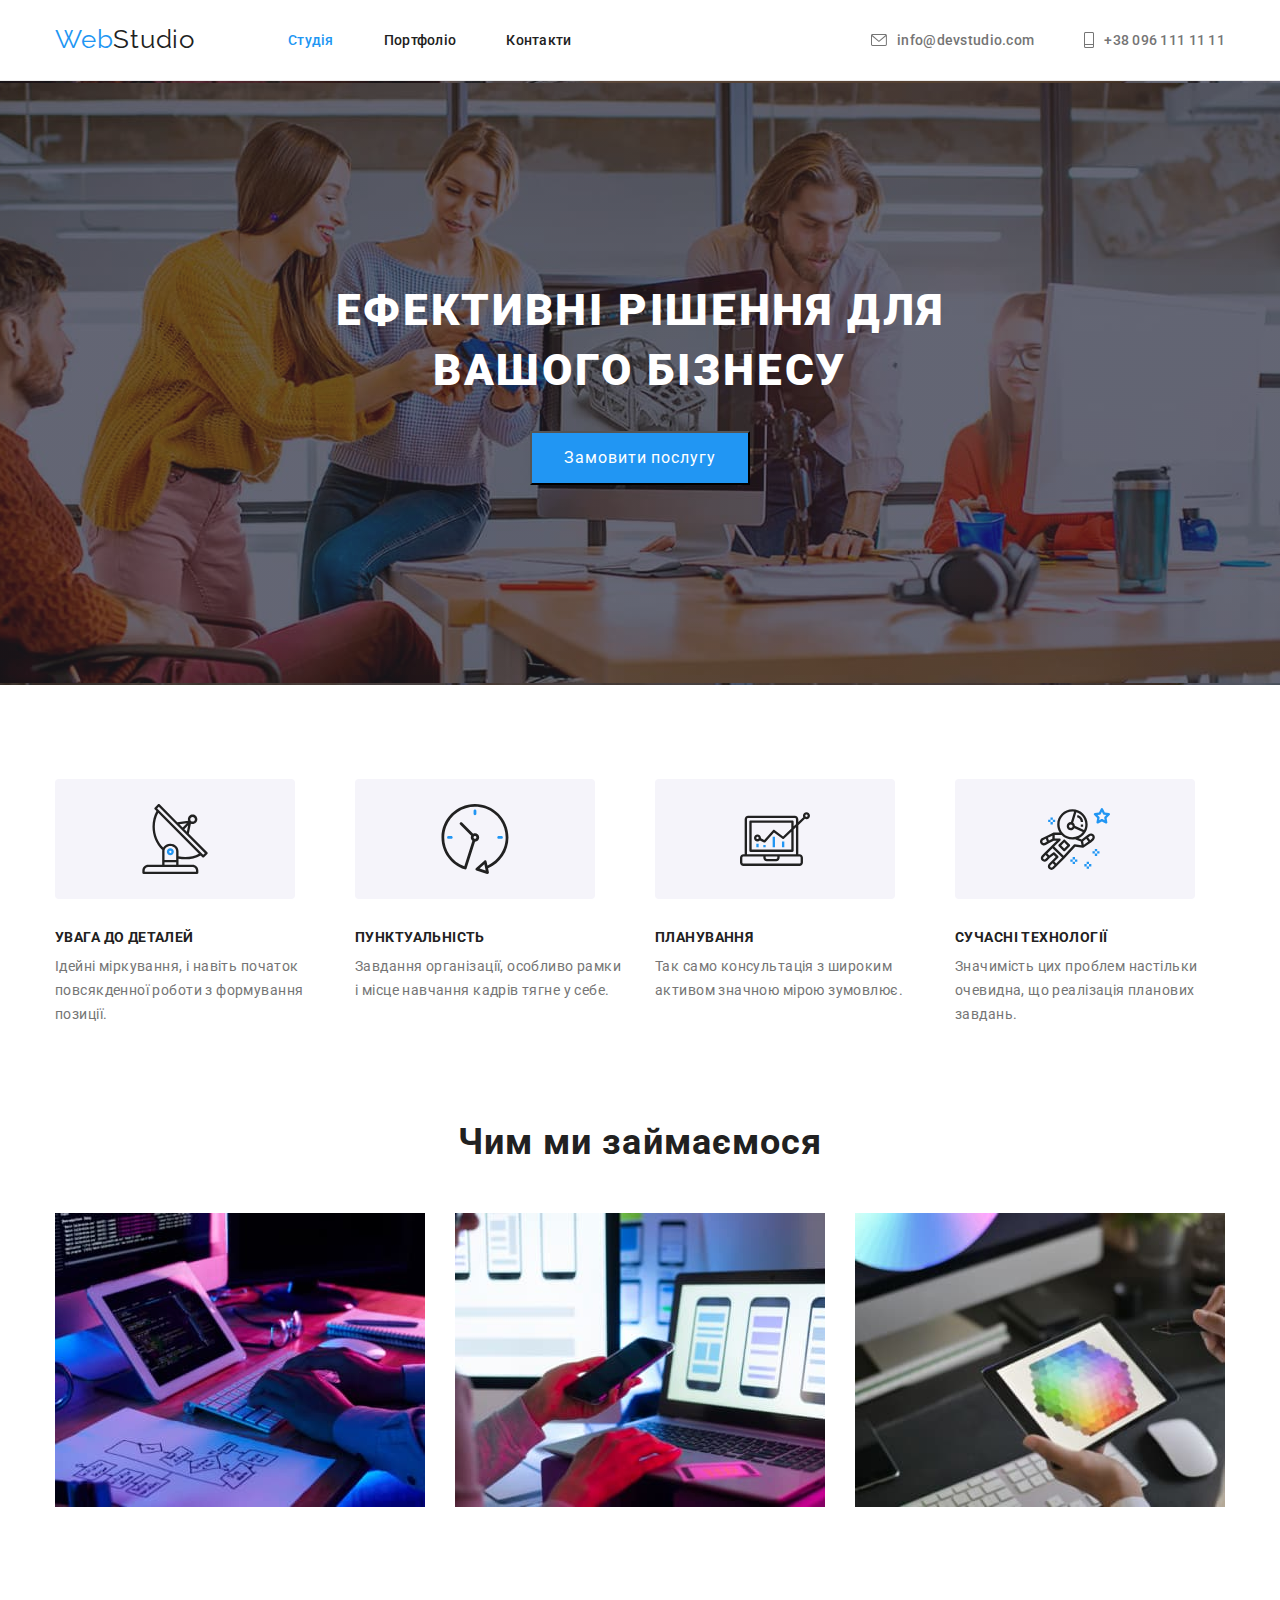
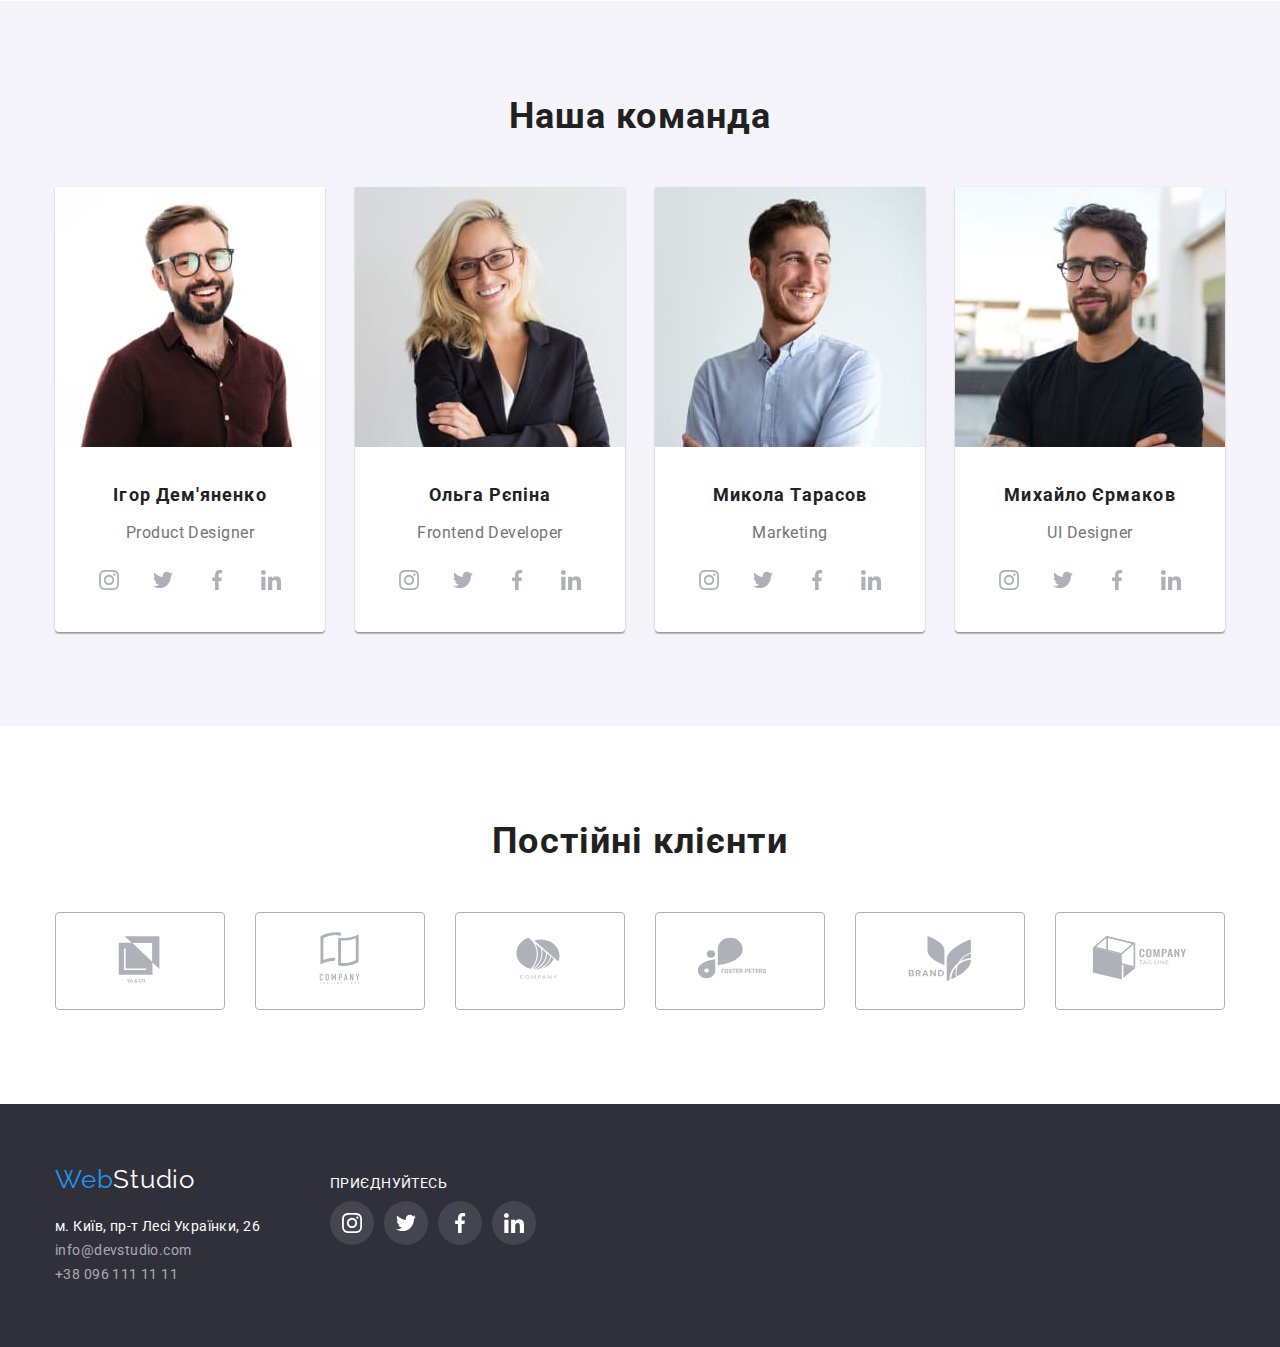
<file: index.html>
<!DOCTYPE html>
<html lang="ua">
  <head>
    <meta charset="UTF-8" />
    <meta http-equiv="X-UA-Compatible" content="IE=edge" />
    <meta name="viewport" content="width=device-width, initial-scale=1.0" />
    <title>Студiя</title>
    <link
      href="https://fonts.googleapis.com/css2?family=Raleway:wght@700&family=Roboto:wght@400;500;700;900&display=swap"
      rel="stylesheet"
    />
    <link
      rel="stylesheet"
      href="https://cdnjs.cloudflare.com/ajax/libs/modern-normalize/1.1.0/modern-normalize.min.css"
    />
    <link rel="stylesheet" href="./css/styles.css" />
  </head>
  <body>
    <header class="header-page">
      <!--Шапка сторiнки-->
      <div class="container">
        <nav class="header-nav">
          <a class="text-web-header" href="#"
            >Web<span style="color: #212121">Studio</span></a
          >
          <ul class="hefder-list-site">
            <li class="item">
              <a class="header-link current" href="./index.html">Студiя</a>
            </li>
            <li class="item">
              <a class="header-link" href="./portfolio.html">Портфолiо</a>
            </li>
            <li class="item">
              <a class="header-link" href="#">Контакти</a>
            </li>
          </ul>
          <ul class="hefder-list-auth">
            <li class="item">
              <a class="connect-link mail" href="mailto:info@devstudio.com"
                ><svg class="contact-icon" width="16" height="12">
                  <use href="./images/icon.svg#icon-mail-hover-1"></use></svg
                >info@devstudio.com</a
              >
            </li>
            <li class="item">
              <a class="connect-link tell" href="tel:+38 096 111 11 11"
                ><svg class="contact-icon" width="10" height="16">
                  <use href="./images/icon.svg#icon-tell-1"></use></svg
                >+38 096 111 11 11</a
              >
            </li>
          </ul>
        </nav>
      </div>
    </header>
    <main>
      <section class="section hero">
        <!--Слоган-->
        <div class="container" style="text-align: center">
          <h1 class="title">
            Ефективні рішення для <br />
            вашого бізнесу
          </h1>
          <button class="button-order" type="button">Замовити послугу</button>
        </div>
      </section>
      <section class="section">
        <h2 class="visually-hidden main-list">Переваги</h2>
        <!--Переваги-->
        <div class="container">
          <ul class="main-list">
            <li class="main-title">
              <div class="main-list-img">
                <svg class="main-title-img" width="70" height="70">
                  <use href="./images/icon.svg#icon-antenna-1-1"></use>
                </svg>
              </div>
              <h3 class="title-desc">УВАГА ДО ДЕТАЛЕЙ</h3>
              <p class="description">
                Ідейні міркування, і навіть початок повсякденної роботи з
                формування позиції.
              </p>
            </li>
            <li class="main-title">
              <div class="main-list-img">
                <svg class="main-title-img" width="70" height="70">
                  <use href="./images/icon.svg#icon-clock-1-1"></use>
                </svg>
              </div>
              <h3 class="title-desc">ПУНКТУАЛЬНІСТЬ</h3>
              <p class="description">
                Завдання організації, особливо рамки і місце навчання кадрів
                тягне у себе.
              </p>
            </li>
            <li class="main-title">
              <div class="main-list-img">
                <svg class="main-title-img" width="70" height="70">
                  <use href="./images/icon.svg#icon-diagram-1-1"></use>
                </svg>
              </div>
              <h3 class="title-desc">ПЛАНУВАННЯ</h3>
              <p class="description">
                Так само консультація з широким активом значною мірою зумовлює.
              </p>
            </li>
            <li class="main-title">
              <div class="main-list-img">
                <svg class="main-title-img" width="70" height="70">
                  <use href="./images/icon.svg#icon-astronaut-1-1"></use>
                </svg>
              </div>
              <h3 class="title-desc">СУЧАСНІ ТЕХНОЛОГІЇ</h3>
              <p class="description">
                Значимість цих проблем настільки очевидна, що реалізація
                планових завдань.
              </p>
            </li>
          </ul>
        </div>
      </section>
      <section class="section img">
        <div class="container">
          <h2 class="title-team" style="text-align: center">
            Чим ми займаємося
          </h2>
          <ul class="img-list">
            <li>
              <img src="images/logo_1.jpg" alt="gaj1" width="370" />
            </li>
            <li>
              <img src="images/logo_2.jpg" alt="gaj2" width="370" />
            </li>
            <li>
              <img src="images/logo_3.jpg" alt="gaj3" width="370" />
            </li>
          </ul>
        </div>
      </section>
      <section class="section team">
        <div class="container">
          <h2 class="title-team" style="text-align: center">Наша команда</h2>
          <!--Команда-->
          <ul class="team-list">
            <li class="fone">
              <img src="images/1demyanenko.jpg" alt="demyanenko" width="270" />
              <div class="item-teem">
                <h3 class="team-subtitle">Ігор Дем'яненко</h3>
                <p class="team-text" lang="en">Product Designer</p>
                <ul class="teams-soc-link">
                  <li class="team-soc-item">
                    <a class="team-soc-link-icon" href="#">
                      <svg class="team-soc-icon" width="20" height="20">
                        <use href="./images/icon.svg#icon-instagram-1"></use>
                      </svg>
                    </a>
                  </li>
                  <li class="team-soc-item">
                    <a class="team-soc-link-icon" href="#">
                      <svg class="team-soc-icon" width="20" height="20">
                        <use href="./images/icon.svg#icon-twitter-1"></use>
                      </svg>
                    </a>
                  </li>
                  <li class="team-soc-item">
                    <a class="team-soc-link-icon" href="#"
                      ><svg class="team-soc-icon" width="20" height="20">
                        <use
                          href="./images/icon.svg#icon-facebook-1"
                        ></use></svg
                    ></a>
                  </li>
                  <li class="team-soc-item">
                    <a class="team-soc-link-icon" href="#"
                      ><svg class="team-soc-icon" width="20" height="20">
                        <use
                          href="./images/icon.svg#icon-linkedin-1"
                        ></use></svg
                    ></a>
                  </li>
                </ul>
              </div>
            </li>
            <li class="fone">
              <img src="images/2repina.jpg" alt="repina" width="270" />
              <div class="item-teem">
                <h3 class="team-subtitle">Ольга Рєпіна</h3>
                <p class="team-text" lang="en">Frontend Developer</p>
                <ul class="teams-soc-link">
                  <li class="team-soc-item">
                    <a class="team-soc-link-icon" href="#">
                      <svg class="team-soc-icon" width="20" height="20">
                        <use href="./images/icon.svg#icon-instagram-1"></use>
                      </svg>
                    </a>
                  </li>
                  <li class="team-soc-item">
                    <a class="team-soc-link-icon" href="#">
                      <svg class="team-soc-icon" width="20" height="20">
                        <use href="./images/icon.svg#icon-twitter-1"></use>
                      </svg>
                    </a>
                  </li>
                  <li class="team-soc-item">
                    <a class="team-soc-link-icon" href="#"
                      ><svg class="team-soc-icon" width="20" height="20">
                        <use href="./images/icon.svg#icon-facebook-1"></use>
                      </svg>
                    </a>
                  </li>
                  <li class="team-soc-item">
                    <a class="team-soc-link-icon" href="#"
                      ><svg class="team-soc-icon" width="20" height="20">
                        <use
                          href="./images/icon.svg#icon-linkedin-1"
                        ></use></svg
                    ></a>
                  </li>
                </ul>
              </div>
            </li>
            <li class="fone">
              <img src="images/3tarasov.jpg" alt="tarasov" width="270" />
              <div class="item-teem">
                <h3 class="team-subtitle">Микола Тарасов</h3>
                <p class="team-text" lang="en">Marketing</p>
                <ul class="teams-soc-link">
                  <li class="team-soc-item">
                    <a class="team-soc-link-icon" href="#">
                      <svg class="team-soc-icon" width="20" height="20">
                        <use href="./images/icon.svg#icon-instagram-1"></use>
                      </svg>
                    </a>
                  </li>
                  <li class="team-soc-item">
                    <a class="team-soc-link-icon" href="#"
                      ><svg class="team-soc-icon" width="20" height="20">
                        <use href="./images/icon.svg#icon-twitter-1"></use></svg
                    ></a>
                  </li>
                  <li class="team-soc-item">
                    <a class="team-soc-link-icon" href="#">
                      <svg class="team-soc-icon" width="20" height="20">
                        <use href="./images/icon.svg#icon-facebook-1"></use>
                      </svg>
                    </a>
                  </li>
                  <li class="team-soc-item">
                    <a class="team-soc-link-icon" href="#"
                      ><svg class="team-soc-icon" width="20" height="20">
                        <use
                          href="./images/icon.svg#icon-linkedin-1"
                        ></use></svg
                    ></a>
                  </li>
                </ul>
              </div>
            </li>
            <li class="fone">
              <img src="images/4yermakov.jpg" alt="yermakov" width="270" />
              <div class="item-teem">
                <h3 class="team-subtitle">Михайло Єрмаков</h3>
                <p class="team-text" lang="en">UI Designer</p>
                <ul class="teams-soc-link">
                  <li class="team-soc-item">
                    <a class="team-soc-link-icon" href="#">
                      <svg class="team-soc-icon" width="20" height="20">
                        <use href="./images/icon.svg#icon-instagram-1"></use>
                      </svg>
                    </a>
                  </li>
                  <li class="team-soc-item">
                    <a class="team-soc-link-icon" href="#">
                      <svg class="team-soc-icon" width="20" height="20">
                        <use href="./images/icon.svg#icon-twitter-1"></use>
                      </svg>
                    </a>
                  </li>
                  <li class="team-soc-item">
                    <a class="team-soc-link-icon" href="#"
                      ><svg class="team-soc-icon" width="20" height="20">
                        <use
                          href="./images/icon.svg#icon-facebook-1"
                        ></use></svg
                    ></a>
                  </li>
                  <li class="team-soc-item">
                    <a class="team-soc-link-icon" href="#"
                      ><svg class="team-soc-icon" width="20" height="20">
                        <use
                          href="./images/icon.svg#icon-linkedin-1"
                        ></use></svg
                    ></a>
                  </li>
                </ul>
              </div>
            </li>
          </ul>
        </div>
      </section>
      <section class="section clients">
        <div class="container">
          <h2 class="title-team" style="text-align: center">
            Постійні клієнти
          </h2>
          <ul class="clients-list">
            <li class="clients-title">
              <a class="clients-title-icon" href="#">
                <svg class="client-icon" width="106" height="60">
                  <use href="./images/icon.svg#icon-Logo1-1"></use>
                </svg>
              </a>
            </li>
            <li class="clients-title">
              <a class="clients-title-icon" href="#">
                <svg class="client-icon" width="106" height="60">
                  <use href="./images/icon.svg#icon-Logo2-1"></use>
                </svg>
              </a>
            </li>
            <li class="clients-title">
              <a class="clients-title-icon" href="#">
                <svg class="client-icon" width="106" height="60">
                  <use href="./images/icon.svg#icon-Logo3-1"></use>
                </svg>
              </a>
            </li>
            <li class="clients-title">
              <a class="clients-title-icon" href="#">
                <svg class="client-icon" width="106" height="60">
                  <use href="./images/icon.svg#icon-Logo4-1"></use>
                </svg>
              </a>
            </li>
            <li class="clients-title">
              <a class="clients-title-icon" href="#">
                <svg class="client-icon" width="106" height="60">
                  <use href="./images/icon.svg#icon-Logo5-1"></use>
                </svg>
              </a>
            </li>
            <li class="clients-title">
              <a class="clients-title-icon" href="#">
                <svg class="client-icon" width="106" height="60">
                  <use href="./images/icon.svg#icon-Logo6-1"></use>
                </svg>
              </a>
            </li>
          </ul>
        </div>
      </section>
    </main>
    <footer>
      <!--Футер-->
      <div class="container footer">
        <div class="link-contacts">
          <a class="text-web-footer" href="#"
            >Web<span style="color: #ffffff">Studio</span></a
          >
          <address>
            <ul class="footer-list">
              <li class="footer-contact">
                <a
                  class="address"
                  href="https://https://https://www.google.com.ua/maps/place/%D0%B1%D1%83%D0%BB.+%D0%9B%D0%B5%D1%81%D0%B8+%D0%A3%D0%BA%D1%80%D0%B0%D0%B8%D0%BD%D0%BA%D0%B8,+26,+%D0%9A%D0%B8%D0%B5%D0%B2,+02000/@50.4265807,30.5376286,18z/data=!4m13!1m7!3m6!1s0x40d4cf0e033ecbe9:0x57a4dffefec77da0!2z0LHRg9C7LiDQm9C10YHQuCDQo9C60YDQsNC40L3QutC4LCAyNiwg0JrQuNC10LIsIDAyMDAw!3b1!8m2!3d50.4265807!4d30.5383859!3m4!1s0x40d4cf0e033ecbe9:0x57a4dffefec77da0!8m2!3d50.4265807!4d30.5383859?hl=ru"
                  target="_blank"
                  rel="noopener noferrer "
                  >м. Київ, пр-т Лесі Українки, 26</a
                >
              </li>
              <li class="footer-contact">
                <a class="connect" href="mailto:info@devstudio.com"
                  >info@devstudio.com</a
                >
              </li>
              <li class="footer-contact">
                <a class="connect" href="tel:+38 096 111 11 11"
                  >+38 096 111 11 11</a
                >
              </li>
            </ul>
          </address>
        </div>
        <div class="link-social">
          <p class="foot-soc">приєднуйтесь</p>
          <ul class="foot-link">
            <li class="foot-link-icon">
              <a class="foot-soc-icon" href="#"
                ><svg class="footer-soc-icon" width="20" height="20">
                  <use href="./images/icon.svg#icon-instagram-1"></use></svg
              ></a>
            </li>
            <li class="foot-link-icon">
              <a class="foot-soc-icon" href="#"
                ><svg class="footer-soc-icon" width="20" height="20">
                  <use href="./images/icon.svg#icon-twitter-1"></use></svg
              ></a>
            </li>
            <li class="foot-link-icon">
              <a class="foot-soc-icon" href="#"
                ><svg class="footer-soc-icon" width="20" height="20">
                  <use href="./images/icon.svg#icon-facebook-1"></use></svg
              ></a>
            </li>
            <li class="foot-link-icon">
              <a class="foot-soc-icon" href="#"
                ><svg class="footer-soc-icon" width="20" height="20">
                  <use href="./images/icon.svg#icon-linkedin-1"></use></svg
              ></a>
            </li>
          </ul>
        </div>
      </div>
    </footer>
  </body>
</html>
</file>
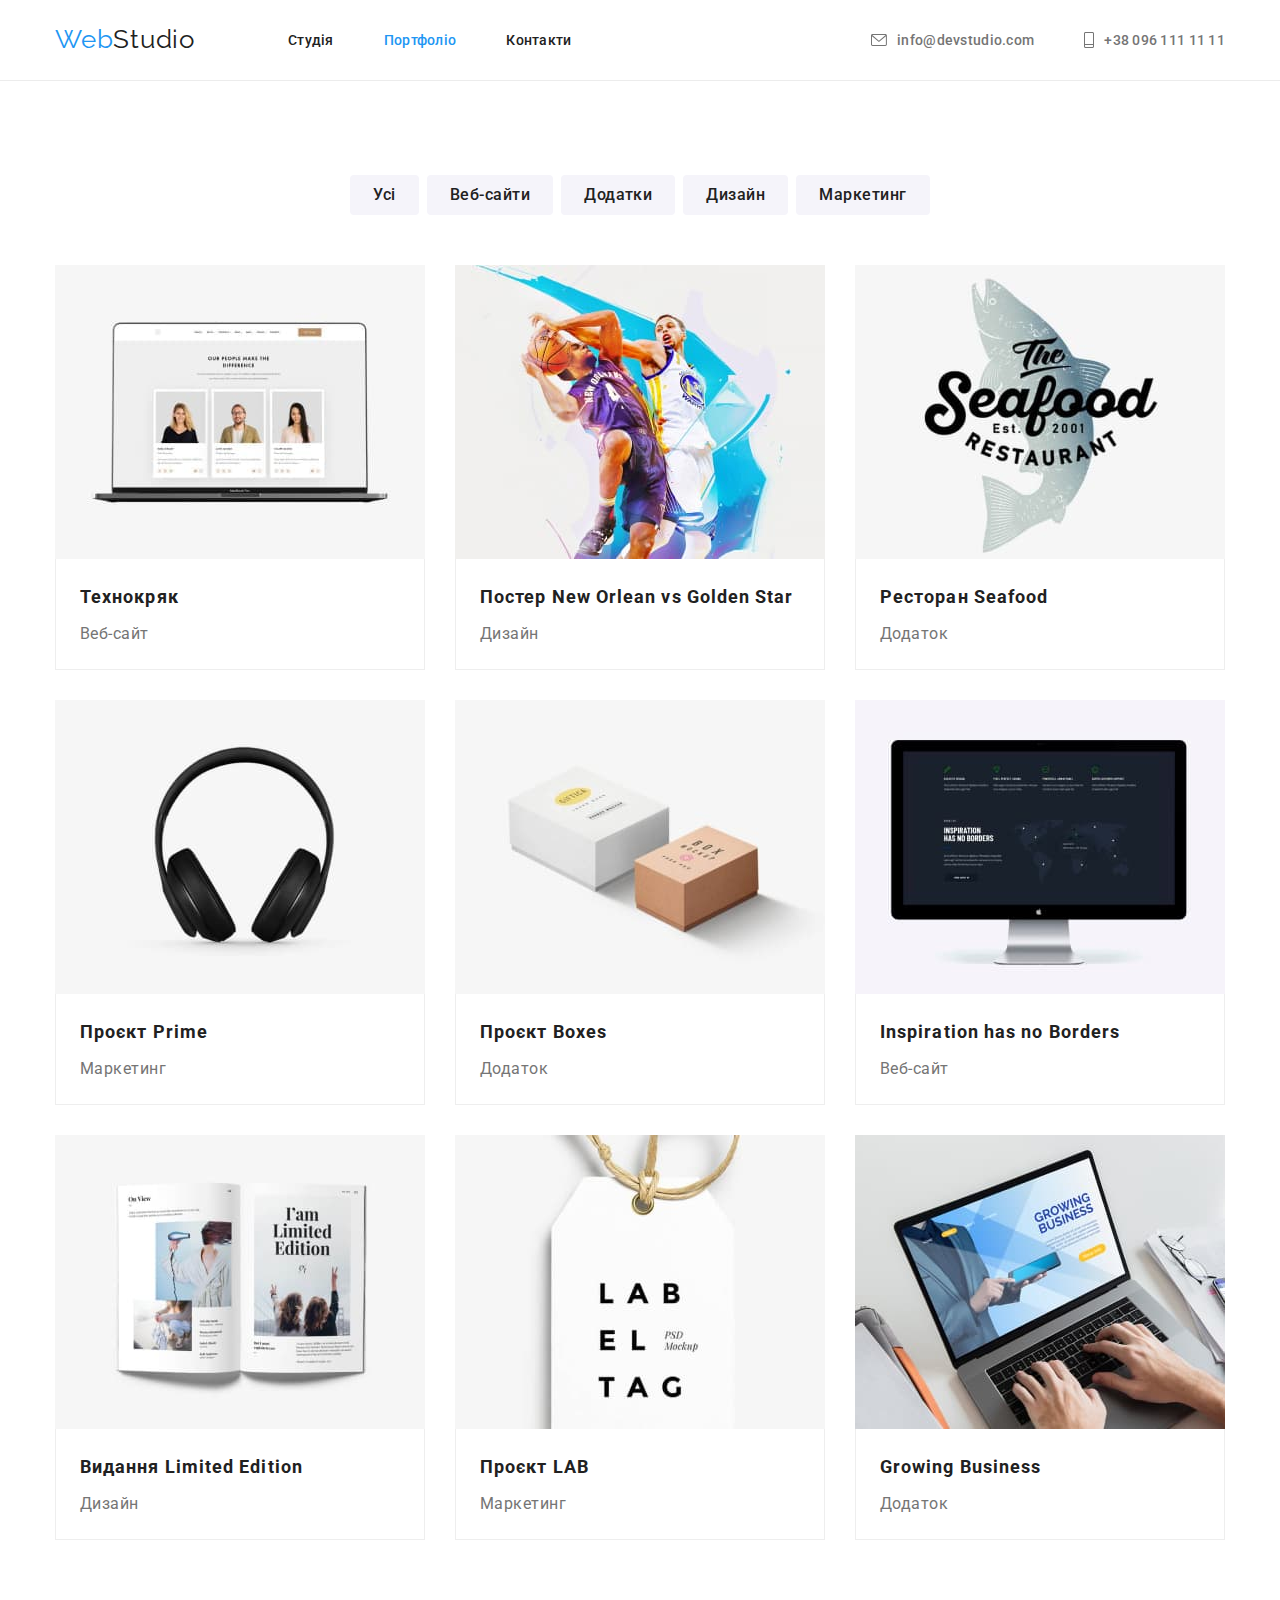
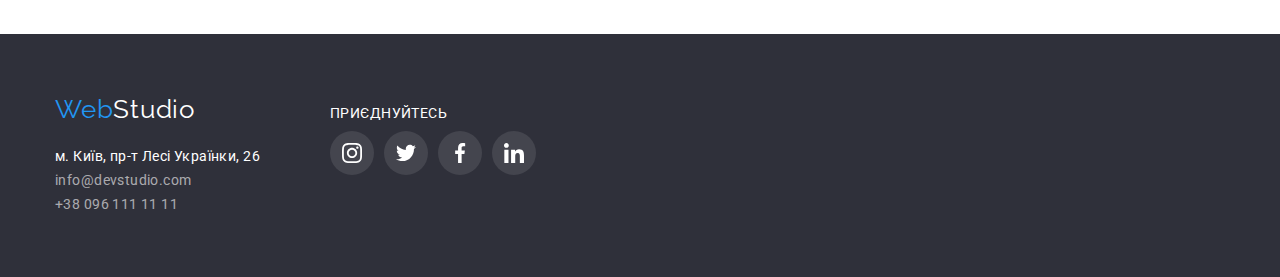
<file: portfolio.html>
<!DOCTYPE html>
<html lang="ua">
  <head>
    <meta charset="UTF-8" />
    <meta http-equiv="X-UA-Compatible" content="IE=edge" />
    <meta name="viewport" content="width=device-width, initial-scale=1.0" />
    <title>Портфолiо</title>
    <link
      href="https://fonts.googleapis.com/css2?family=Raleway:wght@700&family=Roboto:wght@400;500;700;900&display=swap"
      rel="stylesheet"
    />
    <link
      rel="stylesheet"
      href="https://cdnjs.cloudflare.com/ajax/libs/modern-normalize/1.1.0/modern-normalize.min.css"
    />
    <link rel="stylesheet" href="./css/styles.css" />
  </head>
  <body>
    <header class="header-page">
      <!--Шапка сторiнки-->

      <div class="container">
        <nav class="header-nav">
          <a class="text-web-header" href="#"
            >Web<span style="color: #212121">Studio</span></a
          >
          <ul class="hefder-list-site">
            <li class="item">
              <a class="header-link" href="./index.html">Студiя</a>
            </li>
            <li class="item">
              <a class="header-link current" href="./portfolio.html"
                >Портфолiо</a
              >
            </li>
            <li class="item"><a class="header-link" href="#">Контакти</a></li>
          </ul>

          <ul class="hefder-list-auth">
            <li class="item">
              <a class="connect-link" href="mailto:info@devstudio.com">
                <svg class="contact-icon" width="16" height="12">
                  <use href="./images/icon.svg#icon-mail-hover-1"></use></svg
                >info@devstudio.com</a
              >
            </li>
            <li class="item">
              <a class="connect-link" href="tel:+38 096 111 11 11"
                ><svg class="contact-icon" width="10" height="16">
                  <use href="./images/icon.svg#icon-tell-1"></use></svg
                >+38 096 111 11 11</a
              >
            </li>
          </ul>
        </nav>
      </div>
    </header>
    <main>
      <section class="section">
        <!--Портфолiо-->
        <div class="container">
          <h1 class="visually-hidden">Фiльтр</h1>
          <ul class="button-list">
            <li class="list">
              <button class="button" type="button">Усі</button>
            </li>
            <li class="list">
              <button class="button" type="button">Веб-сайти</button>
            </li>
            <li class="list">
              <button class="button" type="button">Додатки</button>
            </li>
            <li class="list">
              <button class="button" type="button">Дизайн</button>
            </li>
            <li class="list">
              <button class="button" type="button">Маркетинг</button>
            </li>
          </ul>

          <!--Роботи-->

          <h1 class="visually-hidden">Портфолiо</h1>
          <ul class="link-title">
            <li class="link-subtitle">
              <a class="link-img-portfol" href="#"
                ><img
                  class="img"
                  src="images/1texnokrak.jpg"
                  alt=""
                  width="370"
                />
                <div class="link-img">
                  <h3 class="subtitle">Технокряк</h3>
                  <p class="text">Веб-сайт</p>
                </div>
              </a>
            </li>
            <li class="link-subtitle">
              <a class="link-img-portfol" href="#"
                ><img class="img" src="images/2poster.jpg" ait="" width="370" />
                <div class="link-img">
                  <h3 class="subtitle">Постер New Orlean vs Golden Star</h3>
                  <p class="text">Дизайн</p>
                </div></a
              >
            </li>
            <li class="link-subtitle">
              <a class="link-img-portfol" href="#"
                ><img
                  class="img"
                  src="images/3restoran.jpg"
                  alt=""
                  width="370"
                />
                <div class="link-img">
                  <h3 class="subtitle">Ресторан Seafood</h3>
                  <p class="text">Додаток</p>
                </div></a
              >
            </li>
            <li class="link-subtitle">
              <a class="link-img-portfol" href="#"
                ><img class="img" src="images/4prime.jpg" alt="" width="370" />
                <div class="link-img">
                  <h3 class="subtitle">Проєкт Prime</h3>
                  <p class="text">Маркетинг</p>
                </div></a
              >
            </li>
            <li class="link-subtitle">
              <a class="link-img-portfol" href="#"
                ><img class="img" src="images/5boxes.jpg" alt="" width="370" />
                <div class="link-img">
                  <h3 class="subtitle">Проєкт Boxes</h3>
                  <p class="text">Додаток</p>
                </div></a
              >
            </li>
            <li class="link-subtitle">
              <a class="link-img-portfol" href="#"
                ><img
                  class="img"
                  src="images/6inspiration.jpg"
                  alt=""
                  width="370"
                />
                <div class="link-img">
                  <h3 class="subtitle">Inspiration has no Borders</h3>
                  <p class="text">Веб-сайт</p>
                </div></a
              >
            </li>
            <li class="link-subtitle">
              <a class="link-img-portfol" href="#"
                ><img
                  class="img"
                  src="images/7edition.jpg"
                  ait=""
                  width="370"
                />
                <div class="link-img">
                  <h3 class="subtitle">Видання Limited Edition</h3>
                  <p class="text">Дизайн</p>
                </div></a
              >
            </li>
            <li class="link-subtitle">
              <a class="link-img-portfol" href="#"
                ><img class="img" src="images/8lab.jpg" alt="" width="370" />
                <div class="link-img">
                  <h3 class="subtitle">Проєкт LAB</h3>
                  <p class="text">Маркетинг</p>
                </div></a
              >
            </li>
            <li class="link-subtitle">
              <a class="link-img-portfol" href="#"
                ><img
                  class="img"
                  src="images/9growing.jpg"
                  alt=""
                  width="370"
                />
                <div class="link-img">
                  <h3 class="subtitle">Growing Business</h3>
                  <p class="text">Додаток</p>
                </div></a
              >
            </li>
          </ul>
        </div>
      </section>
    </main>
    <!--Футер-->
    <footer>
      <div class="container footer">
        <div class="link-contacts">
          <a class="text-web-footer" href="#"
            >Web<span style="color: #ffffff">Studio</span></a
          >
          <address>
            <ul class="footer-list">
              <li class="footer-contact">
                <a
                  class="address"
                  href="https://https://https://www.google.com.ua/maps/place/%D0%B1%D1%83%D0%BB.+%D0%9B%D0%B5%D1%81%D0%B8+%D0%A3%D0%BA%D1%80%D0%B0%D0%B8%D0%BD%D0%BA%D0%B8,+26,+%D0%9A%D0%B8%D0%B5%D0%B2,+02000/@50.4265807,30.5376286,18z/data=!4m13!1m7!3m6!1s0x40d4cf0e033ecbe9:0x57a4dffefec77da0!2z0LHRg9C7LiDQm9C10YHQuCDQo9C60YDQsNC40L3QutC4LCAyNiwg0JrQuNC10LIsIDAyMDAw!3b1!8m2!3d50.4265807!4d30.5383859!3m4!1s0x40d4cf0e033ecbe9:0x57a4dffefec77da0!8m2!3d50.4265807!4d30.5383859?hl=ru"
                  target="_blank"
                  rel="noopener noferrer "
                  >м. Київ, пр-т Лесі Українки, 26</a
                >
              </li>
              <li class="footer-contact">
                <a class="connect" href="mailto:info@devstudio.com"
                  >info@devstudio.com</a
                >
              </li>
              <li class="footer-contact">
                <a class="connect" href="tel:+38 096 111 11 11"
                  >+38 096 111 11 11</a
                >
              </li>
            </ul>
          </address>
        </div>
        <div class="link-social">
          <p class="foot-soc">приєднуйтесь</p>
          <ul class="foot-link">
            <li class="foot-link-icon">
              <a class="foot-soc-icon" href="#"
                ><svg class="footer-soc-icon" width="20" height="20">
                  <use href="./images/icon.svg#icon-instagram-1"></use></svg
              ></a>
            </li>
            <li class="foot-link-icon">
              <a class="foot-soc-icon" href="#"
                ><svg class="footer-soc-icon" width="20" height="20">
                  <use href="./images/icon.svg#icon-twitter-1"></use></svg
              ></a>
            </li>
            <li class="foot-link-icon">
              <a class="foot-soc-icon" href="#"
                ><svg class="footer-soc-icon" width="20" height="20">
                  <use href="./images/icon.svg#icon-facebook-1"></use></svg
              ></a>
            </li>
            <li class="foot-link-icon">
              <a class="foot-soc-icon" href="#"
                ><svg class="footer-soc-icon" width="20" height="20">
                  <use href="./images/icon.svg#icon-linkedin-1"></use></svg
              ></a>
            </li>
          </ul>
        </div>
      </div>
    </footer>
  </body>
</html>
</file>
<file: css/styles.css>
:root {
  --primary-background-color: #f5f5f5;
  --background-color: #ffffff;
  --button-background-color: #f5f4fa;
  --footer-background-color: #2f303a;
  --text-color: #212121;
  --text-active-color: #2196f3;
  --text-title-color: #757575;
  --active: #320242;
}

body {
  font-family: "Roboto", sans-serif;
  color: var(--text-color);
  /*background-color: var(--background-color);*/
}

ul,
li,
h3,
p {
  list-style: none;
  text-decoration: none;
}

/*Властивост контейнера*/

.container {
  margin-left: auto;
  margin-right: auto;
  width: 1200px;
  padding: 0px 15px;
  /*outline: 2px solid blue;*/
}

.section {
  padding-top: 94px;
  padding-bottom: 94px;
}

h1,
h2,
h3,
ul,
p {
  padding: 0;
  margin: 0;
}

/*Хедер*/
/*Flex*/

.header-nav,
.hefder-list-site,
.hefder-list-auth {
  display: flex;
  align-items: center;
}

.header-page {
  background-color: var(--background-color);
  border-bottom: 1px solid #ececec;
}
/*.header {
  padding-top: 24px;
  padding-bottom: 24px;
}*/

/*Логотип*/

.text-web-header,
.text-web-footer {
  font-family: "Raleway";
  /**font-style: normal;
font-weight: 700;*/
  font-size: 26px;
  line-height: 1.1923;
  letter-spacing: 0.03em;
  color: var(--text-active-color);
}
.text-web-header {
  padding-top: 24px;
  padding-bottom: 25px;
}

/*Навiгацiя*/

/*шрифт*/
.header-link,
.connect-link,
.header-link-current {
  /*font-style: normal;*/
  font-weight: 500;
  font-size: 14px;
  line-height: 1.1428;
  letter-spacing: 0.02em;
}
/*колiр*/
.header-link {
  color: var(--text-color);
  padding-top: 32px;
  padding-bottom: 32px;
  /*outline: 2px solid blue*/
}

.header-nav .header-link.current {
  color: var(--text-active-color);
}
/*outline: 2px solid blue;}*/

.hefder-list-site {
  margin-left: 93px;
}

.hefder-list-site .item + .item {
  margin-left: 50px;
}

/*пошта, телефон*/

.connect-link {
  color: var(--text-title-color);
  padding-top: 32px;
  padding-bottom: 32px;
}

/*.mail::before {
  content: "";
  background-repeat: no-repeat;
  padding-right: 10px;
  background-image: url(/images/mail-hover-1.svg);
  background-size: contain;
}*/

/*.tell::before {
  content: "";
  background-repeat: no-repeat;
  padding-right: 10px;
  background-image: url(/images/tell-1.svg);
  background-size: contain;
}*/

.contact-icon {
  align-items: center;
  margin-right: 10px;
  fill: var(--text-title-color);
}

.text-web-header,
.text-web-footer,
.header-link,
.header-link-current,
.connect-link,
.address {
  text-decoration: none;
  display: flex;
  align-items: center;
}

.hefder-list-auth .item + .item {
  margin-left: 50px;
}

.hefder-list-auth {
  margin-left: auto;
}

/*Заголовок студiя*/

.title {
  /*font-style: normal;*/
  font-weight: 900;
  font-size: 44px;
  line-height: 1.3636;
  text-align: center;
  letter-spacing: 0.06em;
  text-transform: uppercase;
  color: var(--background-color);
  /*padding-top: 200px;
  padding-left: 252px;
  padding-right: 252px;*/
}

.hero {
  background-color: var(--footer-background-color);
  background-image: linear-gradient(
      rgba(47, 48, 58, 0.4),
      rgba(47, 48, 58, 0.4)
    ),
    url(../images/fone.jpg);
  background-position: center;
  padding: 200px 0px;
  max-width: 1600px;
  margin: 0 auto;
}

/*Прихований текст*/

.visually-hidden {
  position: absolute;
  width: 1px;
  height: 1px;
  margin: -1px;
  border: 0;
  padding: 0;
  white-space: nowrap;
  clip-path: inset(100%);
  clip: rect(0 0 0 0);
  overflow: hidden;
}

/*Переваги*/
/* Заголовки 
"Увага до деталей"
"Пунктуальнiсть"
"Планування"
"Сучаснi технологii"*/

.main-list,
.main-list-img {
  display: flex;
}

.main-list-img {
  margin-bottom: 30px;
}

.main-title {
  width: 270px;
  margin-right: 30px;
}

.main-title-img {
  /*display: block;*/
  height: 120px;
  width: 270px;
  /*outline: 2px solid blue;*/
  border-radius: 4px;
  background-color: var(--button-background-color);
  /*background-image: url(../images/antenna\ 1.svg);*/
  background-position: center;
  background-repeat: no-repeat;
  justify-content: center;
  align-items: center;
  margin-right: 30px;
  padding-top: 25px;
  padding-bottom: 25px;
}

.main-title:nth-last-child(-n + 1) {
  margin-right: 0;
}

.description {
  margin-top: 10px;
}
/*Шрифт заголовкiв*/
.title-desc {
  /*font-style: normal;
font-weight: 700;*/
  font-size: 14px;
  line-height: 1.1482;
  letter-spacing: 0.03em;
  text-transform: uppercase;
  color: var(--text-color);
}

/*Шрифе абзацiв*/

.description {
  /*font-style: normal;
font-weight: 400;*/
  font-size: 14px;
  line-height: 1.7142;
  letter-spacing: 0.03em;
  color: var(--text-title-color);
}
/*Заголовки 
"Чим ми займаэмось"*/
.img-list {
  display: flex;
  justify-content: space-between;
}

img {
  display: block;
}

.img {
  padding-top: 0px;
}

.title-team {
  /*font-style: normal;
font-weight: 700;*/
  font-size: 36px;
  line-height: 1.1667;
  letter-spacing: 0.03em;
  color: var(--text-color);
  margin-bottom: 50px;
}
/*Команда*/

.team-list {
  display: flex;
  justify-content: space-between;
}

.item-teem {
  padding-top: 30px;
  padding-bottom: 30px;
}

.team-subtitle {
  /*font-style: normal;
font-weight: 700;*/
  font-size: 18px;
  line-height: 2;
  letter-spacing: 0.06em;
  color: var(--text-color);
  text-align: center;
}

.team-text {
  /*font-style: normal;
font-weight: 400;*/
  font-size: 16px;
  line-height: 1.1875;
  text-align: center;
  letter-spacing: 0.03em;
  color: var(--text-title-color);
  margin-top: 10px;
  margin-bottom: 16px;
}

.teams-soc-link {
  display: flex;
  justify-content: center;
  gap: 10px;
}

.team-soc-item {
  width: 44px;
  height: 44px;
}

.team-soc-link-icon {
  display: flex;
  width: 100%;
  height: 100%;
  /*background-color: #2196f3;*/
  border-radius: 50%;
  align-items: center;
  justify-content: center;
}

.team-soc-icon {
  fill: #afb1b8;
}

.fone {
  background-color: var(--background-color);
  box-shadow: 0px 1px 3px rgba(0, 0, 0, 0.12), 0px 1px 1px rgba(0, 0, 0, 0.14),
    0px 2px 1px rgba(0, 0, 0, 0.2);
  border-radius: 0px 0px 4px 4px;
}

.team {
  background: var(--button-background-color);
}
/*Клiенти*/

.clients-list {
  display: flex;
  justify-content: center;
  gap: 30px;
}

.clients-title-icon {
  padding: 16px 32px;
}

.clients-title {
  display: flex;
  width: 170px;
  /*height: 92px;*/
  border: 1px solid #afb1b8;
  border-radius: 4px;

  justify-content: center;
  align-items: center;
}

.client-icon {
  fill: #afb1b8;
}

/*Порефолiо*/
/*Кнопки*/
/*Шрифт*/
/*Флекс*/

.button-list {
  display: flex;
  margin-bottom: 50px;
  margin-left: auto;
  margin-right: auto;
}

.button-list .list + .list {
  margin-left: 8px;
}

.button-list {
  justify-content: center;
}

.button {
  font-family: "Roboto";
  /*font-style: normal;*/
  font-weight: 500;
  font-size: 16px;
  line-height: 1.625;
  text-align: center;
  letter-spacing: 0.03em;
  cursor: pointer;
  display: inline-block;
}

.button-order {
  font-family: "Roboto";
  font-style: normal;
  /*font-weight: 700;*/
  font-size: 16px;
  line-height: 1.875;
  align-items: center;
  text-align: center;
  letter-spacing: 0.06em;
  color: var(--background-color);
  cursor: pointer;
  background-color: var(--text-active-color);
  /*border-radius: 4px;*/
  padding: 10px 32px;
  margin-top: 30px;
}

/*Колiр*/

.button {
  color: var(--text-color);
  background-color: var(--button-background-color);
  border: 1px solid transparent;
  border-radius: 4px;
  padding: 6px 22px;
}

/*Роботи*/

.link-title {
  display: flex;
  flex-wrap: wrap;
  margin-left: auto;
  margin-right: auto;
  gap: 30px;
}

.subtitle {
  /*font-style: normal;
font-weight: 700;*/
  font-size: 18px;
  line-height: 2;
  letter-spacing: 0.06em;
  color: var(--text-color);
}

/*Категорii*/

.text {
  /*font-style: normal;
font-weight: 400;*/
  font-size: 16px;
  line-height: 1.875;
  letter-spacing: 0.03em;
  color: var(--text-title-color);
  margin-top: 4px;
}

.link-img {
  border-left: 1px solid #eeeeee;
  border-bottom: 1px solid #eeeeee;
  border-right: 1px solid #eeeeee;
  border-top: 0px;
  padding: 20px 24px;
}

.link-img-portfol {
  display: block;
  text-decoration: none;
}

/*Футер*/

footer {
  background-color: var(--footer-background-color);
}

/*Адреса*/

footer {
  /*display: flex;*/
  padding-top: 60px;
  padding-bottom: 60px;
}
footer .container {
  display: flex;
  /*justify-content: flex-start;*/
  align-items: baseline;
}

.text-web-footer {
  margin-bottom: 20px;
  display: block;
}

.link-social {
  margin-left: 70px;
}

.address {
  font-style: normal;
  font-weight: 400;
  font-size: 14px;
  line-height: 1.7142;
  letter-spacing: 0.03em;
  color: var(--background-color);
  text-decoration: none;
}

.connect {
  /*font-family: 'Roboto';*/
  font-style: normal;
  font-weight: 400;
  font-size: 14px;
  line-height: 1.7142;
  letter-spacing: 0.03em;
  color: rgba(255, 255, 255, 0.6);
  text-decoration: none;
  padding-top: 9px;
}

.foot-soc {
  font-family: "Roboto";
  font-style: normal;
  /*font-weight: 700;*/
  font-size: 14px;
  line-height: 1.1428;
  letter-spacing: 0.03em;
  text-transform: uppercase;
  color: var(--background-color);
  margin-bottom: 10px;
}

.foot-link {
  display: flex;
  gap: 10px;
}

.foot-link-icon {
  display: block;
  width: 44px;
  height: 44px;
  background: rgba(255, 255, 255, 0.1);
  border-radius: 50%;
  /*margin-top: 20px;*/
}

.foot-soc-icon {
  display: flex;
  width: 100%;
  height: 100%;
  border-radius: 50%;
  align-items: center;
  justify-content: center;
}
.footer-soc-icon {
  fill: var(--background-color);
}

/*Hover*/

.header-link:hover,
.connect-link:hover,
.connect:hover,
.address:hover {
  color: var(--text-active-color);
}

.connect-link:hover .contact-icon {
  fill: var(--text-active-color);
}

.team-soc-link-icon:hover,
.foot-soc-icon:hover {
  background-color: var(--text-active-color);
}

.team-soc-link-icon:hover .team-soc-icon,
.foot-soc-icon:hover .team-soc-icon {
  fill: var(--background-color);
}

.clients-title:hover {
  border: 1px solid #2196f3;
}

.clients-title:hover .client-icon {
  fill: var(--text-active-color);
}

.header-link-current:hover {
  color: var(--text-color);
}

.button:hover {
  color: var(--background-color);
  background-color: var(--text-active-color);
}

.button-order:hover {
  background: #2196f3;
  box-shadow: 0px 4px 4px rgba(0, 0, 0, 0.15);
  border-radius: 4px;
}

.button-order:focus {
  background: #2196f3;
  box-shadow: 0px 4px 4px rgba(0, 0, 0, 0.15);
  border-radius: 4px;
}

.link-img-portfol:hover .img,
.link-img-portfol:hover .link-img {
  background: #ffffff;
  border: 1px solid #eeeeee;
  box-shadow: 0px 1px 1px rgba(0, 0, 0, 0.12), 0px 4px 4px rgba(0, 0, 0, 0.06),
    1px 4px 6px rgba(0, 0, 0, 0.16);
}

.link-img-portfol:focus .img,
.link-img-portfol:focus .link-img {
  background: #ffffff;
  border: 1px solid #eeeeee;
  box-shadow: 0px 1px 1px rgba(0, 0, 0, 0.12), 0px 4px 4px rgba(0, 0, 0, 0.06),
    1px 4px 6px rgba(0, 0, 0, 0.16);
}

/*Focus*/

.header-link:focus,
.connect-link:focus,
.connect:focus {
  color: var(--text-active-color);
}

.connect-link:focus .contact-icon {
  fill: var(--text-active-color);
}

.team-soc-link-icon:focus,
.foot-soc-icon:focus {
  background-color: var(--text-active-color);
}

.team-soc-link-icon:focus .team-soc-icon,
.foot-soc-icon:focus .team-soc-icon {
  fill: var(--background-color);
}

.clients-title:focus,
.clients-title-icon:focus .client-icon {
  fill: var(--text-active-color);
}
.clients-title:focus .clients-title-icon {
  border: 1px solid #2196f3;
}

.team-soc-link-icon:focus {
  background-color: var(--text-active-color);
}

.header-link-current:focus {
  color: var(--text-color);
}

.button:focus {
  color: var(--background-color);
  background-color: var(--text-active-color);
}

/*Active*/

.header-link:active,
.button:active {
  color: var(--text-color);
}

.button-order:active {
  background: #188ce8;
  box-shadow: 0px 4px 4px rgba(0, 0, 0, 0.15);
  border-radius: 4px;
}
</file>
